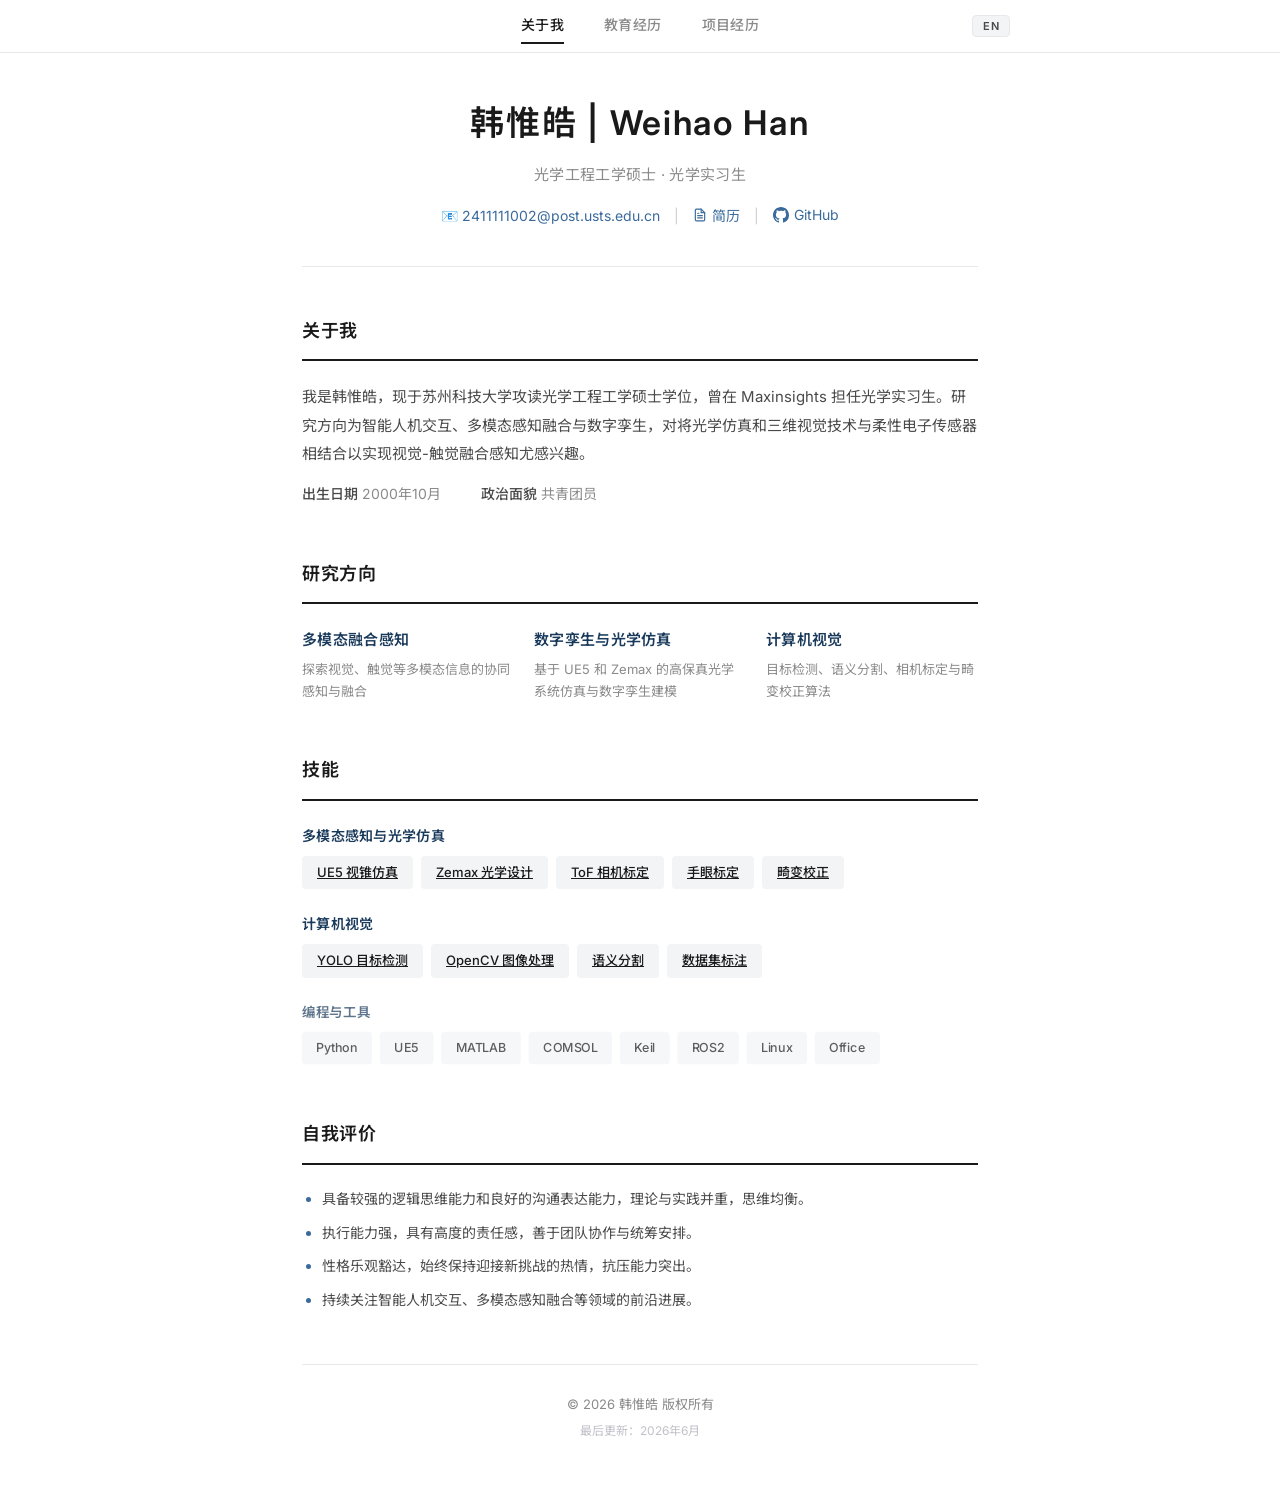
<file: index.html>
<!DOCTYPE html>
<html lang="zh-CN">
<head>
  <meta charset="UTF-8">
  <meta name="viewport" content="width=device-width, initial-scale=1.0">
  <title data-i18n="index.title">韩惟皓 | 个人主页</title>
  <link rel="stylesheet" href="style.css">
  <link rel="preconnect" href="https://fonts.googleapis.com">
  <link rel="preconnect" href="https://fonts.gstatic.com" crossorigin>
  <link href="https://fonts.googleapis.com/css2?family=Inter:wght@300;400;500;600;700&family=Noto+Sans+SC:wght@300;400;500;600;700&display=swap" rel="stylesheet">
</head>
<body>

  <nav class="nav">
    <div class="nav-inner">
      <a href="index.html" class="nav-link active" data-i18n="nav.about">关于我</a>
      <a href="education.html" class="nav-link" data-i18n="nav.education">教育经历</a>
      <a href="projects.html" class="nav-link" data-i18n="nav.projects">项目经历</a>
      <button id="lang-toggle" onclick="toggleLang()" class="lang-toggle">EN</button>
    </div>
  </nav>

  <div class="container">

    <header class="header">
      <h1 class="name" data-i18n="header.name">韩惟皓 | Weihao Han</h1>
      <p class="subtitle" data-i18n="header.subtitle">光学工程工学硕士 · 光学实习生</p>
      <div class="contact">
        <span class="contact-item"><a href="mailto:2411111002@post.usts.edu.cn" data-i18n="header.email">📧 2411111002@post.usts.edu.cn</a></span>
        <span class="contact-divider">|</span>
        <span class="contact-item">
          <a href="韩惟皓求职简历.pdf" target="_blank" class="cv-link">
            <svg class="cv-icon" width="14" height="14" viewBox="0 0 24 24" fill="none" stroke="currentColor" stroke-width="2" stroke-linecap="round" stroke-linejoin="round"><path d="M14 2H6a2 2 0 0 0-2 2v16a2 2 0 0 0 2 2h12a2 2 0 0 0 2-2V8z"/><polyline points="14 2 14 8 20 8"/><line x1="16" y1="13" x2="8" y2="13"/><line x1="16" y1="17" x2="8" y2="17"/><polyline points="10 9 9 9 8 9"/></svg>
            <span data-i18n="header.cv">简历</span>
          </a>
        </span>
        <span class="contact-divider">|</span>
        <span class="contact-item">
          <a href="https://github.com/azure-souls" target="_blank" class="github-link">
            <svg class="github-icon" width="16" height="16" viewBox="0 0 16 16" fill="currentColor"><path d="M8 0C3.58 0 0 3.58 0 8c0 3.54 2.29 6.53 5.47 7.59.4.07.55-.17.55-.38 0-.19-.01-.82-.01-1.49-2.01.37-2.53-.49-2.69-.94-.09-.23-.48-.94-.82-1.13-.28-.15-.68-.52-.01-.53.63-.01 1.08.58 1.23.82.72 1.21 1.87.87 2.33.66.07-.52.28-.87.51-1.07-1.78-.2-3.64-.89-3.64-3.95 0-.87.31-1.59.82-2.15-.08-.2-.36-1.02.08-2.12 0 0 .67-.21 2.2.82.64-.18 1.32-.27 2-.27.68 0 1.36.09 2 .27 1.53-1.04 2.2-.82 2.2-.82.44 1.1.16 1.92.08 2.12.51.56.82 1.27.82 2.15 0 3.07-1.87 3.75-3.65 3.95.29.25.54.73.54 1.48 0 1.07-.01 1.93-.01 2.2 0 .21.15.46.55.38A8.013 8.013 0 0016 8c0-4.42-3.58-8-8-8z"/></svg>
            GitHub
          </a>
        </span>
      </div>
    </header>

    <section class="section" id="about">
      <h2 class="section-title" data-i18n="index.about">关于我</h2>
      <p class="about-text" data-i18n="index.about.text">
        我是韩惟皓，现于苏州科技大学攻读光学工程工学硕士学位，曾在 Maxinsights 担任光学实习生。研究方向为智能人机交互、多模态感知融合与数字孪生，对将光学仿真和三维视觉技术与柔性电子传感器相结合以实现视觉-触觉融合感知尤感兴趣。
      </p>
      <div class="personal-info">
        <div class="info-row">
          <span class="info-label" data-i18n="index.dob">出生日期</span>
          <span class="info-value" data-i18n="index.dob.val">2000年10月</span>
        </div>
        <div class="info-row">
          <span class="info-label" data-i18n="index.member">政治面貌</span>
          <span class="info-value" data-i18n="index.member.val">共青团员</span>
        </div>
      </div>
    </section>

    <section class="section" id="research">
      <h2 class="section-title" data-i18n="index.research">研究方向</h2>
      <div class="research-grid">
        <div class="research-card">
          <h3 data-i18n="index.r1.title">多模态融合感知</h3>
          <p data-i18n="index.r1.desc">探索视觉、触觉等多模态信息的协同感知与融合</p>
        </div>
        <div class="research-card">
          <h3 data-i18n="index.r2.title">数字孪生与光学仿真</h3>
          <p data-i18n="index.r2.desc">基于 UE5 和 Zemax 的高保真光学系统仿真与数字孪生建模</p>
        </div>
        <div class="research-card">
          <h3 data-i18n="index.r3.title">计算机视觉</h3>
          <p data-i18n="index.r3.desc">目标检测、语义分割、相机标定与畸变校正算法</p>
        </div>
      </div>
    </section>

    <section class="section" id="skills">
      <h2 class="section-title" data-i18n="index.skills">技能</h2>
      <div class="skills-group">
        <div class="skill-category">
          <h3 class="skill-cat-title" data-i18n="index.skills.cat1">多模态感知与光学仿真</h3>
          <div class="skill-tags">
            <a href="project-1.html" class="skill-tag" data-i18n="index.skills.tag.ue5">UE5 视锥仿真</a>
            <a href="project-1.html" class="skill-tag" data-i18n="index.skills.tag.zemax">Zemax 光学设计</a>
            <a href="project-1.html" class="skill-tag" data-i18n="index.skills.tag.tof">ToF 相机标定</a>
            <a href="project-3.html" class="skill-tag" data-i18n="index.skills.tag.handeye">手眼标定</a>
            <a href="project-1.html" class="skill-tag" data-i18n="index.skills.tag.distortion">畸变校正</a>
          </div>
        </div>
        <div class="skill-category">
          <h3 class="skill-cat-title" data-i18n="index.skills.cat2">计算机视觉</h3>
          <div class="skill-tags">
            <a href="project-2.html" class="skill-tag" data-i18n="index.skills.tag.yolo">YOLO 目标检测</a>
            <a href="project-3.html" class="skill-tag" data-i18n="index.skills.tag.opencv">OpenCV 图像处理</a>
            <a href="project-2.html" class="skill-tag" data-i18n="index.skills.tag.seg">语义分割</a>
            <a href="project-2.html" class="skill-tag" data-i18n="index.skills.tag.annot">数据集标注</a>
          </div>
        </div>
        <div class="skill-category skill-category-no-link">
          <h3 class="skill-cat-title" data-i18n="index.skills.cat3">编程与工具</h3>
          <div class="skill-tags">
            <span class="skill-tag">Python</span>
            <span class="skill-tag">UE5</span>
            <span class="skill-tag">MATLAB</span>
            <span class="skill-tag">COMSOL</span>
            <span class="skill-tag">Keil</span>
            <span class="skill-tag">ROS2</span>
            <span class="skill-tag">Linux</span>
            <span class="skill-tag">Office</span>
          </div>
        </div>
      </div>
    </section>

    <section class="section" id="evaluation">
      <h2 class="section-title" data-i18n="index.statement">自我评价</h2>
      <ul class="eval-list">
        <li data-i18n="index.eval.1">具备较强的逻辑思维能力和良好的沟通表达能力，理论与实践并重，思维均衡。</li>
        <li data-i18n="index.eval.2">执行能力强，具有高度的责任感，善于团队协作与统筹安排。</li>
        <li data-i18n="index.eval.3">性格乐观豁达，始终保持迎接新挑战的热情，抗压能力突出。</li>
        <li data-i18n="index.eval.4">持续关注智能人机交互、多模态感知融合等领域的前沿进展。</li>
      </ul>
    </section>

    <footer class="footer">
      <p data-i18n="footer.copyright">© 2026 韩惟皓 版权所有</p>
      <p class="footer-update" data-i18n="footer.updated">最后更新：2026年6月</p>
    </footer>

  </div>

  <script src="i18n.js"></script>
</body>
</html>
</file>
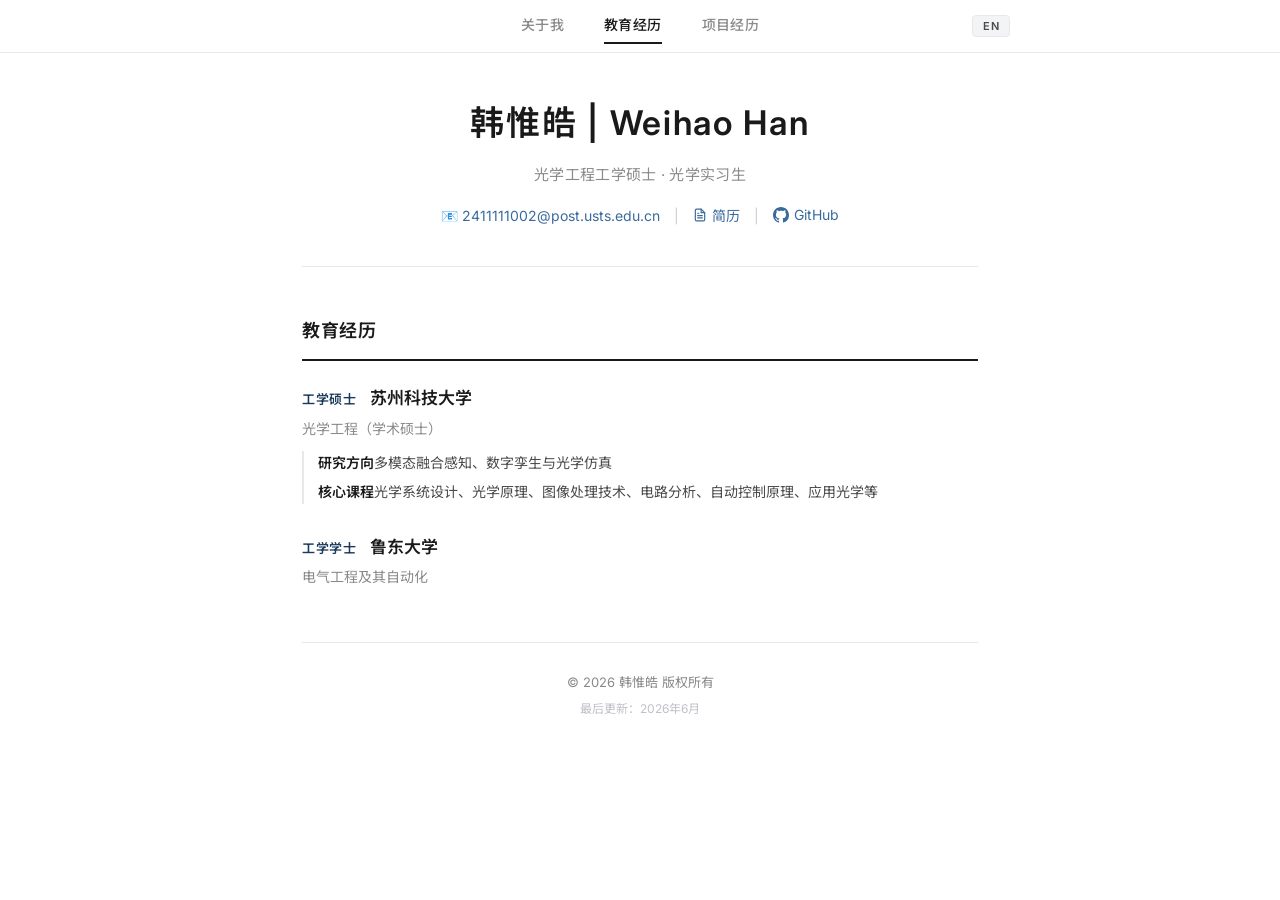
<file: education.html>
<!DOCTYPE html>
<html lang="zh-CN">
<head>
  <meta charset="UTF-8">
  <meta name="viewport" content="width=device-width, initial-scale=1.0">
  <title data-i18n="edu.title">教育经历 | 韩惟皓</title>
  <link rel="stylesheet" href="style.css">
  <link rel="preconnect" href="https://fonts.googleapis.com">
  <link rel="preconnect" href="https://fonts.gstatic.com" crossorigin>
  <link href="https://fonts.googleapis.com/css2?family=Inter:wght@300;400;500;600;700&family=Noto+Sans+SC:wght@300;400;500;600;700&display=swap" rel="stylesheet">
</head>
<body>

  <nav class="nav">
    <div class="nav-inner">
      <a href="index.html" class="nav-link" data-i18n="nav.about">关于我</a>
      <a href="education.html" class="nav-link active" data-i18n="nav.education">教育经历</a>
      <a href="projects.html" class="nav-link" data-i18n="nav.projects">项目经历</a>
      <button id="lang-toggle" onclick="toggleLang()" class="lang-toggle">EN</button>
    </div>
  </nav>

  <div class="container">

    <header class="header">
      <h1 class="name" data-i18n="header.name">韩惟皓 | Weihao Han</h1>
      <p class="subtitle" data-i18n="header.subtitle">光学工程工学硕士 · 光学实习生</p>
      <div class="contact">
        <span class="contact-item"><a href="mailto:2411111002@post.usts.edu.cn" data-i18n="header.email">📧 2411111002@post.usts.edu.cn</a></span>
        <span class="contact-divider">|</span>
        <span class="contact-item">
          <a href="韩惟皓求职简历.pdf" target="_blank" class="cv-link">
            <svg class="cv-icon" width="14" height="14" viewBox="0 0 24 24" fill="none" stroke="currentColor" stroke-width="2" stroke-linecap="round" stroke-linejoin="round"><path d="M14 2H6a2 2 0 0 0-2 2v16a2 2 0 0 0 2 2h12a2 2 0 0 0 2-2V8z"/><polyline points="14 2 14 8 20 8"/><line x1="16" y1="13" x2="8" y2="13"/><line x1="16" y1="17" x2="8" y2="17"/><polyline points="10 9 9 9 8 9"/></svg>
            <span data-i18n="header.cv">简历</span>
          </a>
        </span>
        <span class="contact-divider">|</span>
        <span class="contact-item">
          <a href="https://github.com/azure-souls" target="_blank" class="github-link">
            <svg class="github-icon" width="16" height="16" viewBox="0 0 16 16" fill="currentColor"><path d="M8 0C3.58 0 0 3.58 0 8c0 3.54 2.29 6.53 5.47 7.59.4.07.55-.17.55-.38 0-.19-.01-.82-.01-1.49-2.01.37-2.53-.49-2.69-.94-.09-.23-.48-.94-.82-1.13-.28-.15-.68-.52-.01-.53.63-.01 1.08.58 1.23.82.72 1.21 1.87.87 2.33.66.07-.52.28-.87.51-1.07-1.78-.2-3.64-.89-3.64-3.95 0-.87.31-1.59.82-2.15-.08-.2-.36-1.02.08-2.12 0 0 .67-.21 2.2.82.64-.18 1.32-.27 2-.27.68 0 1.36.09 2 .27 1.53-1.04 2.2-.82 2.2-.82.44 1.1.16 1.92.08 2.12.51.56.82 1.27.82 2.15 0 3.07-1.87 3.75-3.65 3.95.29.25.54.73.54 1.48 0 1.07-.01 1.93-.01 2.2 0 .21.15.46.55.38A8.013 8.013 0 0016 8c0-4.42-3.58-8-8-8z"/></svg>
            GitHub
          </a>
        </span>
      </div>
    </header>

    <section class="section" id="education">
      <h2 class="section-title" data-i18n="edu.heading">教育经历</h2>
      <div class="edu-item">
        <div class="edu-header">
          <span class="edu-degree" data-i18n="edu.meng">工学硕士</span>
          <span class="edu-school" data-i18n="edu.usts">苏州科技大学</span>
        </div>
        <div class="edu-major" data-i18n="edu.usts.major">光学工程（学术硕士）</div>
        <div class="edu-detail">
          <p><strong data-i18n="edu.usts.focus">研究方向</strong><span data-i18n="edu.usts.focus.val">：多模态融合感知、数字孪生与光学仿真</span></p>
          <p><strong data-i18n="edu.usts.courses">核心课程</strong><span data-i18n="edu.usts.courses.val">：光学系统设计、光学原理、图像处理技术、电路分析、自动控制原理、应用光学等</span></p>
        </div>
      </div>
      <div class="edu-item">
        <div class="edu-header">
          <span class="edu-degree" data-i18n="edu.beng">工学学士</span>
          <span class="edu-school" data-i18n="edu.ldu">鲁东大学</span>
        </div>
        <div class="edu-major" data-i18n="edu.ldu.major">电气工程及其自动化</div>
      </div>
    </section>

    <footer class="footer">
      <p data-i18n="footer.copyright">© 2026 韩惟皓 版权所有</p>
      <p class="footer-update" data-i18n="footer.updated">最后更新：2026年6月</p>
    </footer>

  </div>

  <script src="i18n.js"></script>
</body>
</html>
</file>
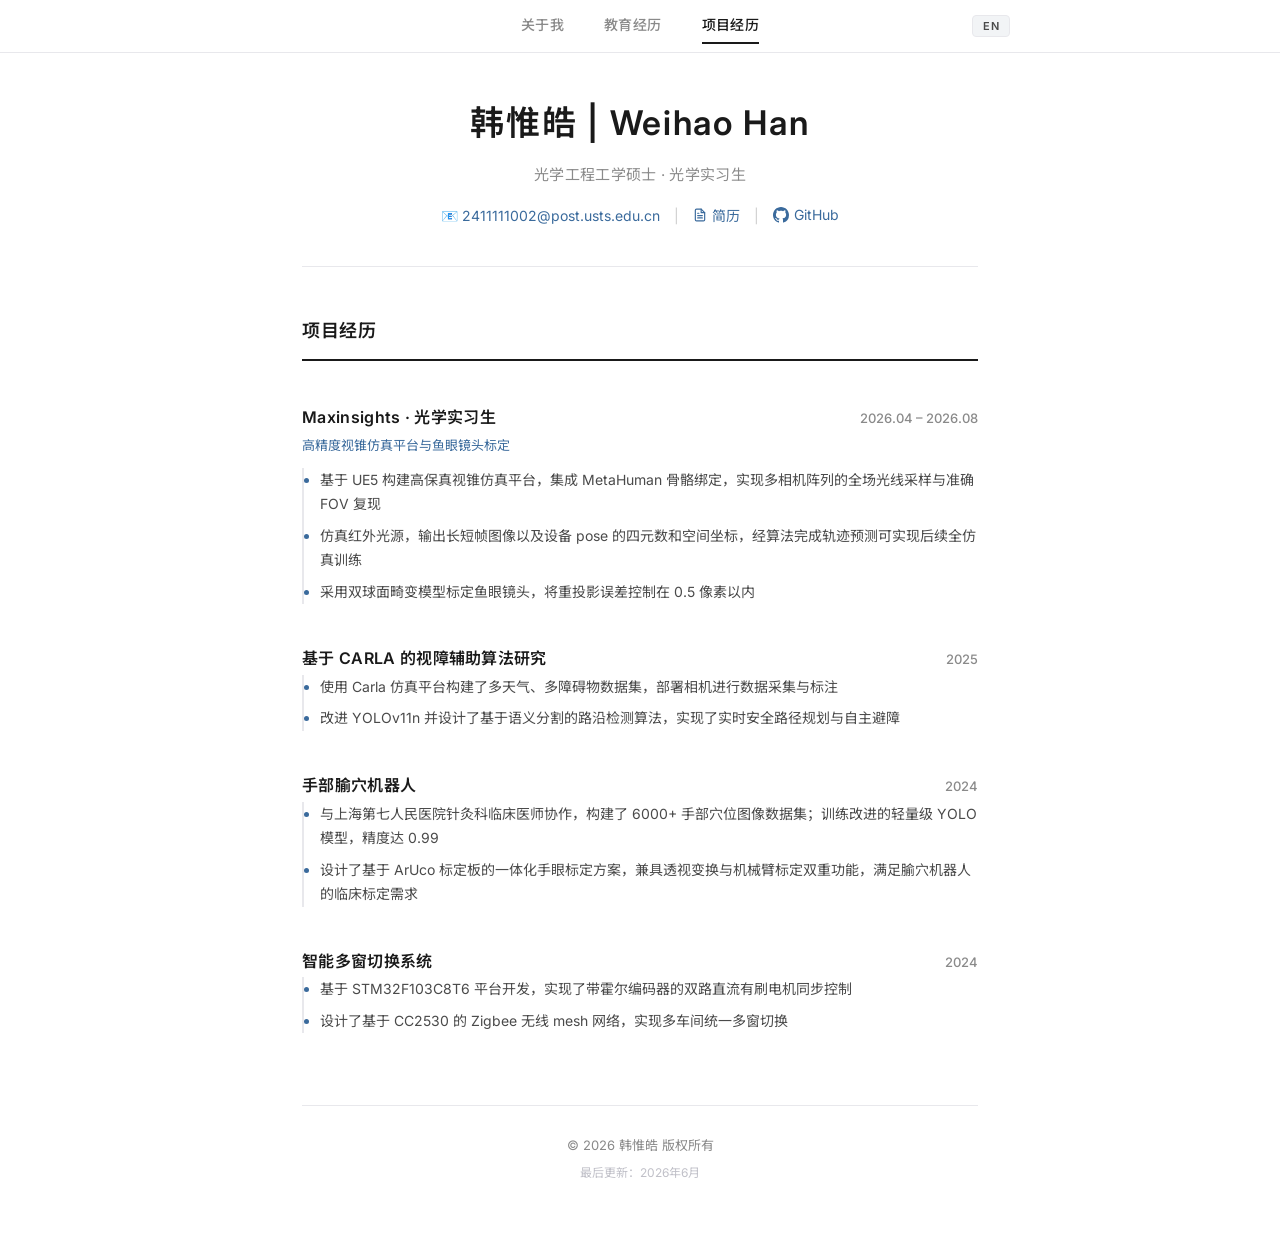
<file: projects.html>
<!DOCTYPE html>
<html lang="zh-CN">
<head>
  <meta charset="UTF-8">
  <meta name="viewport" content="width=device-width, initial-scale=1.0">
  <title data-i18n="proj.title">项目经历 | 韩惟皓</title>
  <link rel="stylesheet" href="style.css">
  <link rel="preconnect" href="https://fonts.googleapis.com">
  <link rel="preconnect" href="https://fonts.gstatic.com" crossorigin>
  <link href="https://fonts.googleapis.com/css2?family=Inter:wght@300;400;500;600;700&family=Noto+Sans+SC:wght@300;400;500;600;700&display=swap" rel="stylesheet">
</head>
<body>

  <nav class="nav">
    <div class="nav-inner">
      <a href="index.html" class="nav-link" data-i18n="nav.about">关于我</a>
      <a href="education.html" class="nav-link" data-i18n="nav.education">教育经历</a>
      <a href="projects.html" class="nav-link active" data-i18n="nav.projects">项目经历</a>
      <button id="lang-toggle" onclick="toggleLang()" class="lang-toggle">EN</button>
    </div>
  </nav>

  <div class="container">

    <header class="header">
      <h1 class="name" data-i18n="header.name">韩惟皓 | Weihao Han</h1>
      <p class="subtitle" data-i18n="header.subtitle">光学工程工学硕士 · 光学实习生</p>
      <div class="contact">
        <span class="contact-item"><a href="mailto:2411111002@post.usts.edu.cn" data-i18n="header.email">📧 2411111002@post.usts.edu.cn</a></span>
        <span class="contact-divider">|</span>
        <span class="contact-item">
          <a href="韩惟皓求职简历.pdf" target="_blank" class="cv-link">
            <svg class="cv-icon" width="14" height="14" viewBox="0 0 24 24" fill="none" stroke="currentColor" stroke-width="2" stroke-linecap="round" stroke-linejoin="round"><path d="M14 2H6a2 2 0 0 0-2 2v16a2 2 0 0 0 2 2h12a2 2 0 0 0 2-2V8z"/><polyline points="14 2 14 8 20 8"/><line x1="16" y1="13" x2="8" y2="13"/><line x1="16" y1="17" x2="8" y2="17"/><polyline points="10 9 9 9 8 9"/></svg>
            <span data-i18n="header.cv">简历</span>
          </a>
        </span>
        <span class="contact-divider">|</span>
        <span class="contact-item">
          <a href="https://github.com/azure-souls" target="_blank" class="github-link">
            <svg class="github-icon" width="16" height="16" viewBox="0 0 16 16" fill="currentColor"><path d="M8 0C3.58 0 0 3.58 0 8c0 3.54 2.29 6.53 5.47 7.59.4.07.55-.17.55-.38 0-.19-.01-.82-.01-1.49-2.01.37-2.53-.49-2.69-.94-.09-.23-.48-.94-.82-1.13-.28-.15-.68-.52-.01-.53.63-.01 1.08.58 1.23.82.72 1.21 1.87.87 2.33.66.07-.52.28-.87.51-1.07-1.78-.2-3.64-.89-3.64-3.95 0-.87.31-1.59.82-2.15-.08-.2-.36-1.02.08-2.12 0 0 .67-.21 2.2.82.64-.18 1.32-.27 2-.27.68 0 1.36.09 2 .27 1.53-1.04 2.2-.82 2.2-.82.44 1.1.16 1.92.08 2.12.51.56.82 1.27.82 2.15 0 3.07-1.87 3.75-3.65 3.95.29.25.54.73.54 1.48 0 1.07-.01 1.93-.01 2.2 0 .21.15.46.55.38A8.013 8.013 0 0016 8c0-4.42-3.58-8-8-8z"/></svg>
            GitHub
          </a>
        </span>
      </div>
    </header>

    <section class="section" id="projects">
      <h2 class="section-title" data-i18n="proj.heading">项目经历</h2>

      <a href="project-1.html" class="project-item-link">
        <div class="project-item">
          <div class="project-header">
            <h3 class="project-title" data-i18n="proj.1.title">Maxinsights · 光学实习生</h3>
            <span class="project-time" data-i18n="proj.1.time">2026.04 – 2026.08</span>
          </div>
          <div class="project-role" data-i18n="proj.1.role">高精度视锥仿真平台与鱼眼镜头标定</div>
          <ul class="project-details">
            <li data-i18n="proj.1.detail.1">基于 UE5 构建高保真视锥仿真平台，集成 MetaHuman 骨骼绑定，实现多相机阵列的全场光线采样与准确 FOV 复现</li>
            <li data-i18n="proj.1.detail.2">仿真红外光源，输出长短帧图像以及设备 pose 的四元数和空间坐标，经算法完成轨迹预测可实现后续全仿真训练</li>
            <li data-i18n="proj.1.detail.3">采用双球面畸变模型标定鱼眼镜头，将重投影误差控制在 0.5 像素以内</li>
          </ul>
        </div>
      </a>

      <a href="project-2.html" class="project-item-link">
        <div class="project-item">
          <div class="project-header">
            <h3 class="project-title" data-i18n="proj.2.title">基于 CARLA 的视障辅助算法研究</h3>
            <span class="project-time" data-i18n="proj.2.time">2025</span>
          </div>
          <ul class="project-details">
            <li data-i18n="proj.2.detail.1">使用 Carla 仿真平台构建了多天气、多障碍物数据集，部署相机进行数据采集与标注</li>
            <li data-i18n="proj.2.detail.2">改进 YOLOv11n 并设计了基于语义分割的路沿检测算法，实现了实时安全路径规划与自主避障</li>
          </ul>
        </div>
      </a>

      <a href="project-3.html" class="project-item-link">
        <div class="project-item">
          <div class="project-header">
            <h3 class="project-title" data-i18n="proj.3.title">手部腧穴机器人</h3>
            <span class="project-time" data-i18n="proj.3.time">2024</span>
          </div>
          <ul class="project-details">
            <li data-i18n="proj.3.detail.1">与上海第七人民医院针灸科临床医师协作，构建了 6000+ 手部穴位图像数据集；训练改进的轻量级 YOLO 模型，精度达 0.99</li>
            <li data-i18n="proj.3.detail.2">设计了基于 ArUco 标定板的一体化手眼标定方案，兼具透视变换与机械臂标定双重功能，满足腧穴机器人的临床标定需求</li>
          </ul>
        </div>
      </a>

      <a href="project-4.html" class="project-item-link">
        <div class="project-item">
          <div class="project-header">
            <h3 class="project-title" data-i18n="proj.4.title">智能多窗切换系统</h3>
            <span class="project-time" data-i18n="proj.4.time">2024</span>
          </div>
          <ul class="project-details">
            <li data-i18n="proj.4.detail.1">基于 STM32F103C8T6 平台开发，实现了带霍尔编码器的双路直流有刷电机同步控制</li>
            <li data-i18n="proj.4.detail.2">设计了基于 CC2530 的 Zigbee 无线 mesh 网络，实现多车间统一多窗切换</li>
          </ul>
        </div>
      </a>

    </section>

    <footer class="footer">
      <p data-i18n="footer.copyright">© 2026 韩惟皓 版权所有</p>
      <p class="footer-update" data-i18n="footer.updated">最后更新：2026年6月</p>
    </footer>

  </div>

  <script src="i18n.js"></script>
</body>
</html>
</file>
<file: style.css>
* {
  margin: 0;
  padding: 0;
  box-sizing: border-box;
}

:root {
  --bg: #fff;
  --text-primary: #1a1a1a;
  --text-secondary: #4a4a4a;
  --text-muted: #8a8a8a;
  --accent: #1a3a5c;
  --accent-light: #3a6a9c;
  --border: #e8e8ec;
  --tag-bg: #f2f4f6;
  --tag-text: #3a6a9c;
  --transition: 0.15s ease;
}

html {
  scroll-behavior: smooth;
  -webkit-font-smoothing: antialiased;
  -moz-osx-font-smoothing: grayscale;
}

body {
  font-family: 'Inter', 'Noto Sans SC', -apple-system, BlinkMacSystemFont, 'Segoe UI', sans-serif;
  background: var(--bg);
  color: var(--text-primary);
  line-height: 1.8;
  font-size: 15px;
  font-weight: 400;
}

.nav {
  position: fixed;
  top: 0;
  left: 0;
  right: 0;
  z-index: 100;
  background: rgba(255, 255, 255, 0.92);
  backdrop-filter: blur(8px);
  -webkit-backdrop-filter: blur(8px);
  border-bottom: 1px solid var(--border);
}

.nav-inner {
  max-width: 740px;
  margin: 0 auto;
  padding: 0 32px;
  display: flex;
  align-items: center;
  justify-content: center;
  gap: 40px;
  height: 52px;
  position: relative;
}

.lang-toggle {
  position: absolute;
  right: 0;
  top: 50%;
  transform: translateY(-50%);
  background: var(--tag-bg);
  border: 1px solid var(--border);
  color: var(--text-secondary);
  font-size: 11px;
  font-weight: 600;
  font-family: inherit;
  padding: 3px 10px;
  border-radius: 4px;
  cursor: pointer;
  letter-spacing: 0.04em;
  transition: all var(--transition);
}

.lang-toggle:hover {
  background: var(--border);
  color: var(--text-primary);
}

.nav-link {
  font-size: 14px;
  font-weight: 500;
  color: var(--text-muted);
  text-decoration: none;
  letter-spacing: 0.03em;
  transition: color var(--transition);
  padding: 4px 0;
  border-bottom: 2px solid transparent;
}

.nav-link:hover {
  color: var(--text-primary);
}

.nav-link.active {
  color: var(--text-primary);
  border-bottom-color: var(--text-primary);
}

.container {
  max-width: 740px;
  margin: 0 auto;
  padding: 92px 32px 60px;
}

.header {
  text-align: center;
  padding-bottom: 36px;
  margin-bottom: 48px;
  border-bottom: 1px solid var(--border);
}

.name {
  font-size: 34px;
  font-weight: 600;
  color: var(--text-primary);
  letter-spacing: 0.05em;
  margin-bottom: 8px;
}

.subtitle {
  font-size: 15px;
  font-weight: 400;
  color: var(--text-muted);
  margin-bottom: 14px;
  letter-spacing: 0.02em;
}

.contact {
  display: flex;
  align-items: center;
  justify-content: center;
  flex-wrap: wrap;
  gap: 2px;
  font-size: 14px;
  color: var(--text-muted);
}

.contact-item a {
  color: var(--accent-light);
  text-decoration: none;
  transition: color var(--transition);
}

.contact-item a:hover {
  text-decoration: underline;
}

.contact-divider {
  margin: 0 12px;
  color: #ccc;
  user-select: none;
}

.github-link {
  display: inline-flex;
  align-items: center;
  gap: 5px;
  color: var(--text-muted);
  text-decoration: none;
  transition: color var(--transition);
}

.github-link:hover {
  color: var(--text-primary);
}

.github-icon {
  flex-shrink: 0;
}

.cv-link {
  display: inline-flex;
  align-items: center;
  gap: 5px;
  color: var(--text-muted);
  text-decoration: none;
  transition: color var(--transition);
}

.cv-link:hover {
  color: var(--text-primary);
}

.cv-icon {
  flex-shrink: 0;
}

.section {
  margin-bottom: 52px;
}

.section-title {
  font-size: 18px;
  font-weight: 600;
  color: var(--text-primary);
  margin-bottom: 22px;
  padding-bottom: 12px;
  border-bottom: 2px solid var(--text-primary);
  letter-spacing: 0.03em;
}

.about-text {
  color: var(--text-secondary);
  font-size: 15px;
  line-height: 1.9;
  margin-bottom: 12px;
}

.personal-info {
  display: flex;
  gap: 40px;
}

.info-row {
  font-size: 14px;
  color: var(--text-muted);
}

.info-label {
  font-weight: 500;
  color: var(--text-secondary);
}

.edu-item {
  margin-bottom: 28px;
  position: relative;
}

.edu-item:last-child {
  margin-bottom: 0;
}

.edu-header {
  display: flex;
  align-items: baseline;
  gap: 14px;
  margin-bottom: 2px;
  flex-wrap: wrap;
}

.edu-degree {
  font-size: 13px;
  font-weight: 600;
  color: var(--accent);
  letter-spacing: 0.04em;
}

.edu-school {
  font-size: 17px;
  font-weight: 600;
  color: var(--text-primary);
}

.edu-time {
  font-size: 13px;
  color: var(--text-muted);
  margin-left: auto;
}

.edu-major {
  font-size: 14px;
  color: var(--text-muted);
  margin-bottom: 10px;
}

.edu-detail {
  padding-left: 14px;
  border-left: 2px solid var(--border);
}

.edu-detail p {
  font-size: 14px;
  color: var(--text-secondary);
  margin-bottom: 5px;
  line-height: 1.7;
}

.edu-detail p:last-child {
  margin-bottom: 0;
}

.edu-detail strong {
  color: var(--text-primary);
  font-weight: 600;
}

.research-grid {
  display: grid;
  grid-template-columns: repeat(3, 1fr);
  gap: 20px;
}

.research-card {
  padding: 0;
}

.research-card h3 {
  font-size: 15px;
  font-weight: 600;
  color: var(--accent);
  margin-bottom: 6px;
  letter-spacing: 0.02em;
}

.research-card p {
  font-size: 13px;
  color: var(--text-muted);
  line-height: 1.65;
}

.project-item {
  margin-bottom: 40px;
  position: relative;
  padding: 20px 18px;
  margin-left: -18px;
  margin-right: -18px;
  border-radius: 4px;
  transition: background var(--transition);
}

.project-item:last-child {
  margin-bottom: 0;
}

.project-header {
  display: flex;
  align-items: baseline;
  justify-content: space-between;
  flex-wrap: wrap;
  gap: 8px;
  margin-bottom: 2px;
}

.project-title {
  font-size: 16px;
  font-weight: 600;
  color: var(--text-primary);
  letter-spacing: 0.02em;
}

.project-title a {
  color: inherit;
  text-decoration: none;
  transition: color var(--transition);
}

.project-title a:hover {
  color: var(--accent-light);
}

.project-time {
  font-size: 13px;
  font-weight: 500;
  color: var(--text-muted);
  white-space: nowrap;
}

.project-role {
  font-size: 13px;
  color: var(--accent-light);
  margin-bottom: 10px;
}

.project-details {
  padding-left: 16px;
  border-left: 2px solid var(--border);
}

.project-details li {
  font-size: 14px;
  color: var(--text-secondary);
  margin-bottom: 7px;
  line-height: 1.75;
}

.project-details li:last-child {
  margin-bottom: 0;
}

.project-details li::marker {
  color: var(--accent-light);
}

.project-item-link {
  text-decoration: none;
  color: inherit;
  display: block;
  cursor: pointer;
}

.project-item-link:hover .project-item {
  background: #d4e4fc;
}

.media-placeholder {
  width: 100%;
  min-height: 200px;
  background: #f8f9fa;
  border: 1px dashed var(--border);
  border-radius: 4px;
  display: flex;
  flex-direction: column;
  align-items: center;
  justify-content: center;
  color: var(--text-muted);
  font-size: 14px;
  margin: 24px 0;
  text-align: center;
  padding: 24px;
}

.media-placeholder p {
  margin-bottom: 8px;
}

.media-placeholder .media-hint {
  font-size: 13px;
  color: #b0b0b8;
}

.media-subsection {
  margin-bottom: 28px;
}

.media-subsection:last-child {
  margin-bottom: 0;
}

.media-subsection-title {
  font-size: 15px;
  font-weight: 600;
  color: var(--text-primary);
  margin-bottom: 14px;
  padding-left: 12px;
  border-left: 2px solid var(--accent);
}

.media-category {
  margin-bottom: 36px;
}

.media-category:last-child {
  margin-bottom: 0;
}

.media-category-title {
  font-size: 17px;
  font-weight: 600;
  color: var(--accent);
  margin-bottom: 18px;
  letter-spacing: 0.02em;
}

.media-grid {
  display: grid;
  grid-template-columns: repeat(2, 1fr);
  gap: 12px;
  margin-bottom: 16px;
}

.media-grid.col-3 {
  grid-template-columns: repeat(3, 1fr);
}

.media-grid img {
  width: 100%;
  height: 220px;
  object-fit: cover;
  border-radius: 4px;
  border: 1px solid var(--border);
  cursor: pointer;
  transition: opacity var(--transition);
}

.media-grid img:hover {
  opacity: 0.85;
}

.media-grid video {
  width: 100%;
  height: auto;
  border-radius: 4px;
  border: 1px solid var(--border);
  background: #000;
}

.media-figure {
  margin: 0;
  display: flex;
  flex-direction: column;
}

.media-figure img {
  width: 100%;
  height: 220px;
  object-fit: cover;
  border-radius: 4px;
  border: 1px solid var(--border);
  cursor: pointer;
  transition: opacity var(--transition);
}

.media-figure img:hover {
  opacity: 0.85;
}

.media-caption {
  font-size: 12px;
  color: var(--text-muted);
  text-align: center;
  margin-top: 6px;
  line-height: 1.5;
}

.project-item-no-link {
  cursor: default;
  opacity: 0.6;
}

.project-item-no-link:hover {
  opacity: 0.6;
}

.project-item-no-link:hover .project-item {
  background: transparent;
}

.lightbox {
  display: none;
  position: fixed;
  top: 0;
  left: 0;
  right: 0;
  bottom: 0;
  background: rgba(0, 0, 0, 0.9);
  z-index: 200;
  align-items: center;
  justify-content: center;
  cursor: pointer;
}

.lightbox.active {
  display: flex;
}

.lightbox img {
  max-width: 90vw;
  max-height: 90vh;
  border-radius: 4px;
}

.lightbox-close {
  position: absolute;
  top: 24px;
  right: 32px;
  color: #fff;
  font-size: 32px;
  cursor: pointer;
  z-index: 201;
}

.back-link {
  display: inline-flex;
  align-items: center;
  gap: 6px;
  font-size: 14px;
  color: var(--text-muted);
  text-decoration: none;
  margin-bottom: 32px;
  transition: color var(--transition);
}

.back-link:hover {
  color: var(--text-primary);
}

.skills-group {
  display: flex;
  flex-direction: column;
  gap: 22px;
}

.skill-category-no-link {
  opacity: 0.7;
  transform: scale(0.96);
  transform-origin: top left;
}

a.skill-tag {
  transition: background var(--transition);
}

a.skill-tag:hover {
  background: #d4e4fc;
}

.skill-cat-title {
  font-size: 14px;
  font-weight: 600;
  color: var(--accent);
  margin-bottom: 8px;
  letter-spacing: 0.02em;
}

.skill-tags {
  display: flex;
  flex-wrap: wrap;
  gap: 8px;
}

.skill-tag {
  display: inline-block;
  font-size: 13px;
  font-weight: 500;
  color: var(--text-primary);
  background: var(--tag-bg);
  padding: 5px 15px;
  border-radius: 4px;
}

.eval-list {
  padding-left: 20px;
}

.eval-list li {
  font-size: 14px;
  color: var(--text-secondary);
  margin-bottom: 10px;
  line-height: 1.7;
}

.eval-list li:last-child {
  margin-bottom: 0;
}

.eval-list li::marker {
  color: var(--accent-light);
}

.footer {
  text-align: center;
  padding: 28px 0 0;
  margin-top: 48px;
  border-top: 1px solid var(--border);
  color: var(--text-muted);
  font-size: 13px;
}

.footer p {
  margin-bottom: 4px;
}

.footer-update {
  font-size: 12px;
  color: #c0c0c8;
}

@media (max-width: 680px) {
  .nav-inner {
    gap: 28px;
    padding: 0 20px;
  }

  .container {
    padding: 72px 20px 40px;
  }

  .name {
    font-size: 28px;
  }

  .subtitle {
    font-size: 14px;
  }

  .research-grid {
    grid-template-columns: 1fr;
  }

  .project-header {
    flex-direction: column;
  }

  .personal-info {
    flex-direction: column;
    gap: 8px;
  }

  .skill-tags {
    gap: 6px;
  }

  .contact {
    flex-direction: column;
    gap: 4px;
  }

  .contact-divider {
    display: none;
  }

  .media-grid {
    grid-template-columns: 1fr;
  }

  .media-grid.col-3 {
    grid-template-columns: 1fr;
  }

  .project-item {
    margin-left: -12px;
    margin-right: -12px;
    padding: 16px 12px;
  }

  .lang-toggle {
    position: static;
    transform: none;
    margin-top: 8px;
    font-size: 12px;
    padding: 4px 14px;
  }
}
</file>
